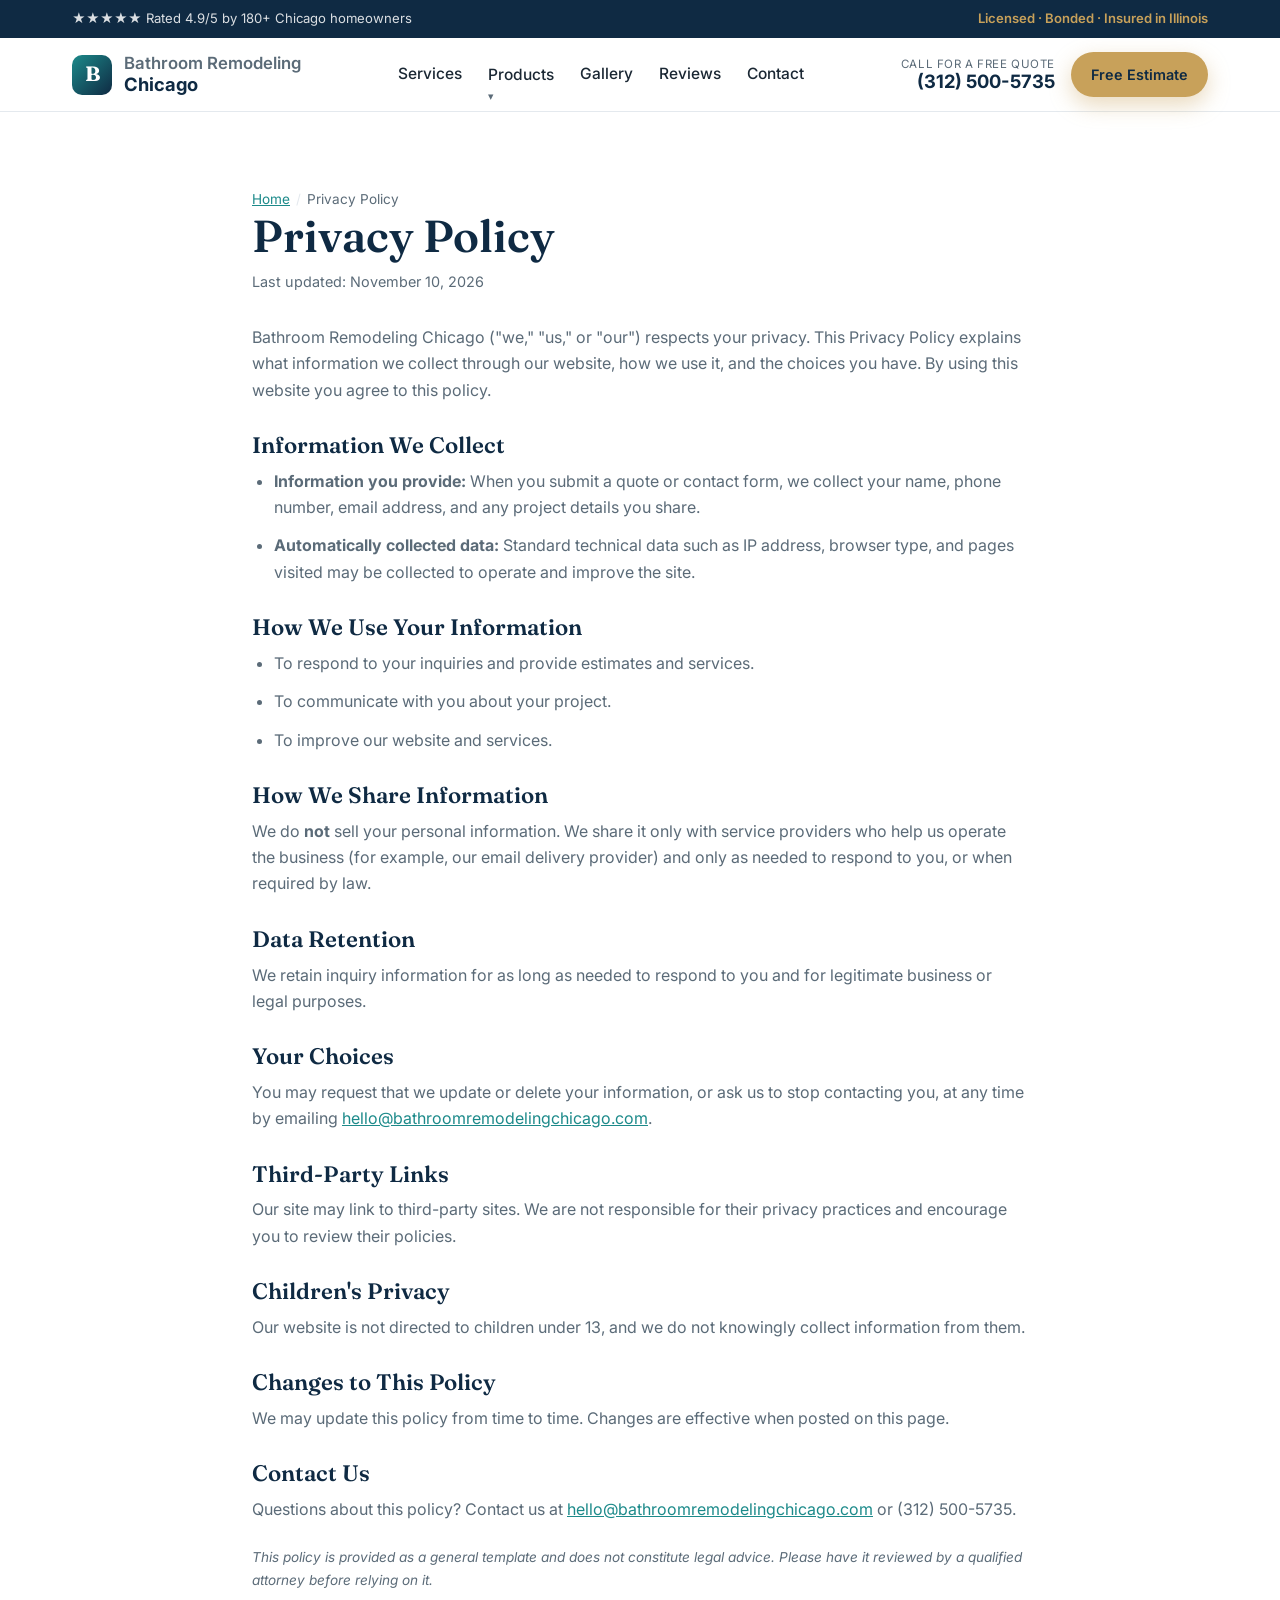
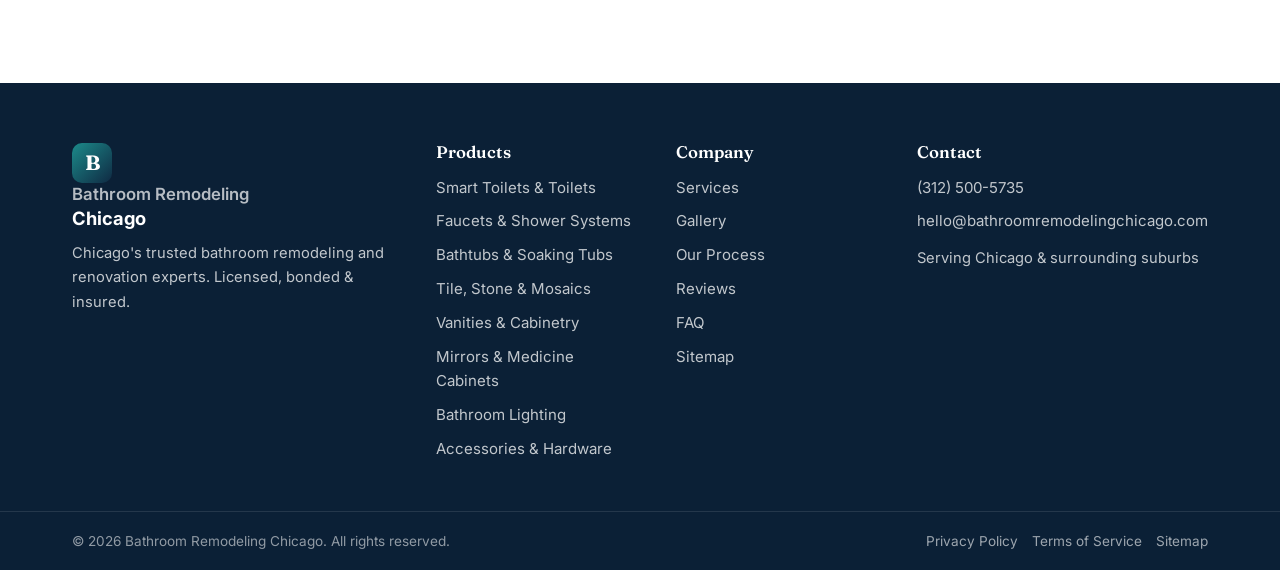
<file: privacy.html>
<!DOCTYPE html>
<html lang="en">
<head>
  <!-- Google tag (gtag.js) -->
  <script async src="https://www.googletagmanager.com/gtag/js?id=G-455H750ST5"></script>
  <script>
    window.dataLayer = window.dataLayer || [];
    function gtag(){dataLayer.push(arguments);}
    gtag('js', new Date());
    gtag('config', 'G-455H750ST5');
  </script>
  <meta charset="UTF-8" />
  <meta name="viewport" content="width=device-width, initial-scale=1.0" />
  <title>Privacy Policy | Bathroom Remodeling Chicago</title>
  <meta name="description" content="Privacy Policy for Bathroom Remodeling Chicago — what information we collect, how we use it, and your choices." />
  <link rel="canonical" href="https://bathroomremodelingchicago.com/privacy.html" />
  <meta property="og:title" content="Privacy Policy | Bathroom Remodeling Chicago" />
  <meta property="og:description" content="Privacy Policy for Bathroom Remodeling Chicago — what information we collect, how we use it, and your choices." />
  <meta property="og:type" content="website" />
  <meta property="og:url" content="https://bathroomremodelingchicago.com/privacy.html" />
  <meta property="og:image" content="https://images.unsplash.com/photo-1631889993959-41b4e9c6e3c5?auto=format&fit=crop&w=1200&q=80" />
  <link rel="preconnect" href="https://fonts.googleapis.com" />
  <link rel="preconnect" href="https://fonts.gstatic.com" crossorigin />
  <link href="https://fonts.googleapis.com/css2?family=Fraunces:opsz,wght@9..144,400;9..144,600;9..144,700&family=Inter:wght@400;500;600;700&display=swap" rel="stylesheet" />
  <link rel="stylesheet" href="styles.css" />
  <script src="https://challenges.cloudflare.com/turnstile/v0/api.js" async defer></script>

</head>
<body>
  <div class="topbar">
    <div class="container topbar__inner">
      <span class="topbar__item">★★★★★ Rated 4.9/5 by 180+ Chicago homeowners</span>
      <span class="topbar__item topbar__item--right">Licensed · Bonded · Insured in Illinois</span>
    </div>
  </div>
  <header class="header" id="header">
    <div class="container header__inner">
      <a href="index.html" class="brand">
        <span class="brand__mark">B</span>
        <span class="brand__text">Bathroom Remodeling <strong>Chicago</strong></span>
      </a>
      <nav class="nav" id="nav">
        <a href="index.html#services">Services</a>
        <span class="nav__group">
          <a href="index.html#shop">Products</a>
          <span class="nav__menu">
            <a href="toilets.html">Smart Toilets & Toilets</a>
            <a href="faucets-and-shower-systems.html">Faucets & Shower Systems</a>
            <a href="bathtubs.html">Bathtubs & Soaking Tubs</a>
            <a href="tile-stone-and-mosaics.html">Tile, Stone & Mosaics</a>
            <a href="vanities-and-cabinetry.html">Vanities & Cabinetry</a>
            <a href="mirrors-and-medicine-cabinets.html">Mirrors & Medicine Cabinets</a>
            <a href="bathroom-lighting.html">Bathroom Lighting</a>
            <a href="accessories-and-hardware.html">Accessories & Hardware</a>
          </span>
        </span>
        <a href="index.html#gallery">Gallery</a>
        <a href="index.html#reviews">Reviews</a>
        <a href="index.html#contact">Contact</a>
      </nav>
      <div class="header__cta">
        <a href="tel:+13125005735" class="phone-link">
          <span class="phone-link__label">Call for a Free Quote</span>
          <span class="phone-link__number">(312) 500-5735</span>
        </a>
        <a href="index.html#contact" class="btn btn--primary btn--sm">Free Estimate</a>
      </div>
      <button class="nav-toggle" id="navToggle" aria-label="Toggle menu"><span></span><span></span><span></span></button>
    </div>
  </header>
  <main class="legal">
    <div class="container container--narrow">
      <nav class="breadcrumbs" aria-label="Breadcrumb"><a href="index.html">Home</a><span>/</span>Privacy Policy</nav>
      <h1>Privacy Policy</h1>
      <p class="legal__updated">Last updated: November 10, 2026</p>

      <p>Bathroom Remodeling Chicago ("we," "us," or "our") respects your privacy. This Privacy Policy explains what information we collect through our website, how we use it, and the choices you have. By using this website you agree to this policy.</p>
      <h2>Information We Collect</h2>
      <ul>
        <li><strong>Information you provide:</strong> When you submit a quote or contact form, we collect your name, phone number, email address, and any project details you share.</li>
        <li><strong>Automatically collected data:</strong> Standard technical data such as IP address, browser type, and pages visited may be collected to operate and improve the site.</li>
      </ul>
      <h2>How We Use Your Information</h2>
      <ul>
        <li>To respond to your inquiries and provide estimates and services.</li>
        <li>To communicate with you about your project.</li>
        <li>To improve our website and services.</li>
      </ul>
      <h2>How We Share Information</h2>
      <p>We do <strong>not</strong> sell your personal information. We share it only with service providers who help us operate the business (for example, our email delivery provider) and only as needed to respond to you, or when required by law.</p>
      <h2>Data Retention</h2>
      <p>We retain inquiry information for as long as needed to respond to you and for legitimate business or legal purposes.</p>
      <h2>Your Choices</h2>
      <p>You may request that we update or delete your information, or ask us to stop contacting you, at any time by emailing <a href="mailto:hello@bathroomremodelingchicago.com">hello@bathroomremodelingchicago.com</a>.</p>
      <h2>Third-Party Links</h2>
      <p>Our site may link to third-party sites. We are not responsible for their privacy practices and encourage you to review their policies.</p>
      <h2>Children's Privacy</h2>
      <p>Our website is not directed to children under 13, and we do not knowingly collect information from them.</p>
      <h2>Changes to This Policy</h2>
      <p>We may update this policy from time to time. Changes are effective when posted on this page.</p>
      <h2>Contact Us</h2>
      <p>Questions about this policy? Contact us at <a href="mailto:hello@bathroomremodelingchicago.com">hello@bathroomremodelingchicago.com</a> or (312) 500-5735.</p>
      <p style="font-size:0.85rem;margin-top:24px"><em>This policy is provided as a general template and does not constitute legal advice. Please have it reviewed by a qualified attorney before relying on it.</em></p>
    </div>
  </main>
  <footer class="footer">
    <div class="container footer__inner">
      <div class="footer__col">
        <a href="index.html" class="brand brand--light">
          <span class="brand__mark">B</span>
          <span class="brand__text">Bathroom Remodeling <strong>Chicago</strong></span>
        </a>
        <p>Chicago's trusted bathroom remodeling and renovation experts. Licensed, bonded &amp; insured.</p>
      </div>
      <div class="footer__col">
        <h4>Products</h4>
        <a href="toilets.html">Smart Toilets & Toilets</a>
        <a href="faucets-and-shower-systems.html">Faucets & Shower Systems</a>
        <a href="bathtubs.html">Bathtubs & Soaking Tubs</a>
        <a href="tile-stone-and-mosaics.html">Tile, Stone & Mosaics</a>
        <a href="vanities-and-cabinetry.html">Vanities & Cabinetry</a>
        <a href="mirrors-and-medicine-cabinets.html">Mirrors & Medicine Cabinets</a>
        <a href="bathroom-lighting.html">Bathroom Lighting</a>
        <a href="accessories-and-hardware.html">Accessories & Hardware</a>
      </div>
      <div class="footer__col">
        <h4>Company</h4>
        <a href="index.html#services">Services</a>
        <a href="index.html#gallery">Gallery</a>
        <a href="index.html#process">Our Process</a>
        <a href="index.html#reviews">Reviews</a>
        <a href="index.html#faq">FAQ</a>
        <a href="sitemap.html">Sitemap</a>
      </div>
      <div class="footer__col">
        <h4>Contact</h4>
        <a href="tel:+13125005735">(312) 500-5735</a>
        <a href="mailto:hello@bathroomremodelingchicago.com">hello@bathroomremodelingchicago.com</a>
        <p>Serving Chicago &amp; surrounding suburbs</p>
      </div>
    </div>
    <div class="footer__bottom">
      <div class="container footer__bottom-inner">
        <span>© <span id="year"></span> Bathroom Remodeling Chicago. All rights reserved.</span>
        <span class="footer__legal">
          <a href="privacy.html">Privacy Policy</a>
          <a href="tos.html">Terms of Service</a>
          <a href="sitemap.html">Sitemap</a>
        </span>
      </div>
    </div>
  </footer>
  <a href="tel:+13125005735" class="mobile-call">📞 Call for a Free Quote</a>
  <script src="gallery.js"></script>
</body>
</html>
</file>
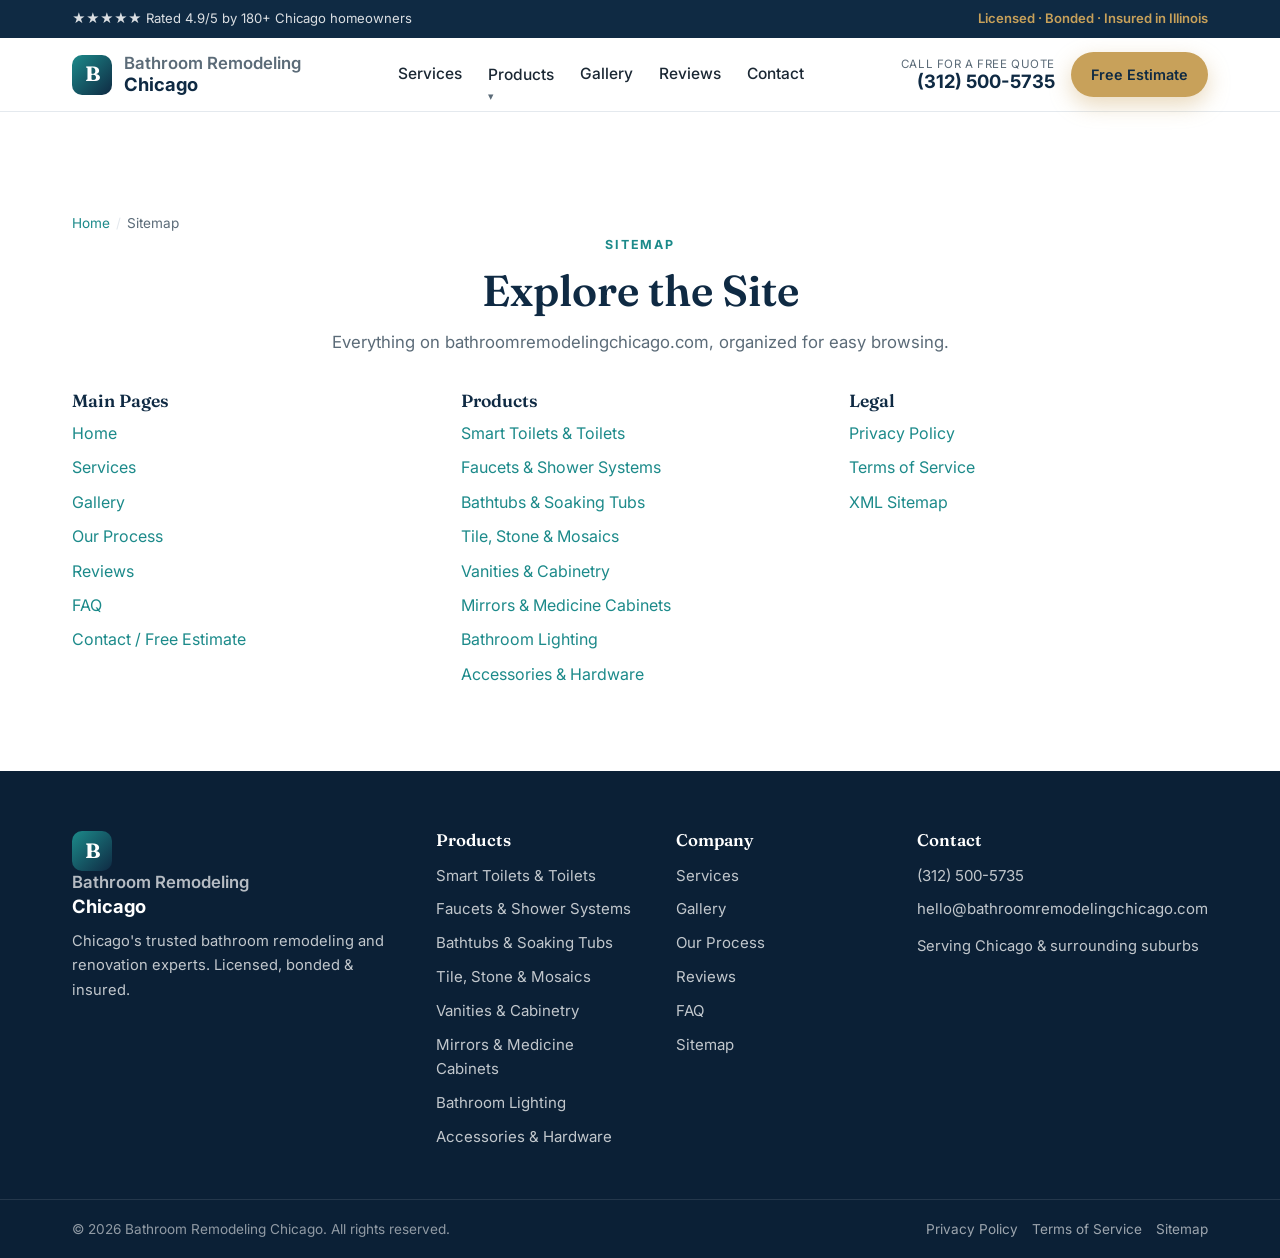
<file: sitemap.html>
<!DOCTYPE html>
<html lang="en">
<head>
  <!-- Google tag (gtag.js) -->
  <script async src="https://www.googletagmanager.com/gtag/js?id=G-455H750ST5"></script>
  <script>
    window.dataLayer = window.dataLayer || [];
    function gtag(){dataLayer.push(arguments);}
    gtag('js', new Date());
    gtag('config', 'G-455H750ST5');
  </script>
  <meta charset="UTF-8" />
  <meta name="viewport" content="width=device-width, initial-scale=1.0" />
  <title>Sitemap | Bathroom Remodeling Chicago</title>
  <meta name="description" content="Browse all pages on bathroomremodelingchicago.com — services, product categories, and company information." />
  <link rel="canonical" href="https://bathroomremodelingchicago.com/sitemap.html" />
  <meta property="og:title" content="Sitemap | Bathroom Remodeling Chicago" />
  <meta property="og:description" content="Browse all pages on bathroomremodelingchicago.com — services, product categories, and company information." />
  <meta property="og:type" content="website" />
  <meta property="og:url" content="https://bathroomremodelingchicago.com/sitemap.html" />
  <meta property="og:image" content="https://images.unsplash.com/photo-1631889993959-41b4e9c6e3c5?auto=format&fit=crop&w=1200&q=80" />
  <link rel="preconnect" href="https://fonts.googleapis.com" />
  <link rel="preconnect" href="https://fonts.gstatic.com" crossorigin />
  <link href="https://fonts.googleapis.com/css2?family=Fraunces:opsz,wght@9..144,400;9..144,600;9..144,700&family=Inter:wght@400;500;600;700&display=swap" rel="stylesheet" />
  <link rel="stylesheet" href="styles.css" />
  <script src="https://challenges.cloudflare.com/turnstile/v0/api.js" async defer></script>

</head>
<body>
  <div class="topbar">
    <div class="container topbar__inner">
      <span class="topbar__item">★★★★★ Rated 4.9/5 by 180+ Chicago homeowners</span>
      <span class="topbar__item topbar__item--right">Licensed · Bonded · Insured in Illinois</span>
    </div>
  </div>
  <header class="header" id="header">
    <div class="container header__inner">
      <a href="index.html" class="brand">
        <span class="brand__mark">B</span>
        <span class="brand__text">Bathroom Remodeling <strong>Chicago</strong></span>
      </a>
      <nav class="nav" id="nav">
        <a href="index.html#services">Services</a>
        <span class="nav__group">
          <a href="index.html#shop">Products</a>
          <span class="nav__menu">
            <a href="toilets.html">Smart Toilets & Toilets</a>
            <a href="faucets-and-shower-systems.html">Faucets & Shower Systems</a>
            <a href="bathtubs.html">Bathtubs & Soaking Tubs</a>
            <a href="tile-stone-and-mosaics.html">Tile, Stone & Mosaics</a>
            <a href="vanities-and-cabinetry.html">Vanities & Cabinetry</a>
            <a href="mirrors-and-medicine-cabinets.html">Mirrors & Medicine Cabinets</a>
            <a href="bathroom-lighting.html">Bathroom Lighting</a>
            <a href="accessories-and-hardware.html">Accessories & Hardware</a>
          </span>
        </span>
        <a href="index.html#gallery">Gallery</a>
        <a href="index.html#reviews">Reviews</a>
        <a href="index.html#contact">Contact</a>
      </nav>
      <div class="header__cta">
        <a href="tel:+13125005735" class="phone-link">
          <span class="phone-link__label">Call for a Free Quote</span>
          <span class="phone-link__number">(312) 500-5735</span>
        </a>
        <a href="index.html#contact" class="btn btn--primary btn--sm">Free Estimate</a>
      </div>
      <button class="nav-toggle" id="navToggle" aria-label="Toggle menu"><span></span><span></span><span></span></button>
    </div>
  </header>

  <main class="section">
    <div class="container">
      <nav class="breadcrumbs" aria-label="Breadcrumb"><a href="index.html">Home</a><span>/</span>Sitemap</nav>
      <div class="section__head" style="margin-bottom:34px">
        <p class="eyebrow">Sitemap</p>
        <h2>Explore the Site</h2>
        <p class="section__lead">Everything on bathroomremodelingchicago.com, organized for easy browsing.</p>
      </div>
      <div class="sitemap-cols">
        <div>
          <h3>Main Pages</h3>
          <ul>
            <li><a href="index.html">Home</a></li>
            <li><a href="index.html#services">Services</a></li>
            <li><a href="index.html#gallery">Gallery</a></li>
            <li><a href="index.html#process">Our Process</a></li>
            <li><a href="index.html#reviews">Reviews</a></li>
            <li><a href="index.html#faq">FAQ</a></li>
            <li><a href="index.html#contact">Contact / Free Estimate</a></li>
          </ul>
        </div>
        <div>
          <h3>Products</h3>
          <ul>
          <li><a href="toilets.html">Smart Toilets & Toilets</a></li>
          <li><a href="faucets-and-shower-systems.html">Faucets & Shower Systems</a></li>
          <li><a href="bathtubs.html">Bathtubs & Soaking Tubs</a></li>
          <li><a href="tile-stone-and-mosaics.html">Tile, Stone & Mosaics</a></li>
          <li><a href="vanities-and-cabinetry.html">Vanities & Cabinetry</a></li>
          <li><a href="mirrors-and-medicine-cabinets.html">Mirrors & Medicine Cabinets</a></li>
          <li><a href="bathroom-lighting.html">Bathroom Lighting</a></li>
          <li><a href="accessories-and-hardware.html">Accessories & Hardware</a></li>
          </ul>
        </div>
        <div>
          <h3>Legal</h3>
          <ul>
            <li><a href="privacy.html">Privacy Policy</a></li>
            <li><a href="tos.html">Terms of Service</a></li>
            <li><a href="sitemap.xml">XML Sitemap</a></li>
          </ul>
        </div>
      </div>
    </div>
  </main>
  <footer class="footer">
    <div class="container footer__inner">
      <div class="footer__col">
        <a href="index.html" class="brand brand--light">
          <span class="brand__mark">B</span>
          <span class="brand__text">Bathroom Remodeling <strong>Chicago</strong></span>
        </a>
        <p>Chicago's trusted bathroom remodeling and renovation experts. Licensed, bonded &amp; insured.</p>
      </div>
      <div class="footer__col">
        <h4>Products</h4>
        <a href="toilets.html">Smart Toilets & Toilets</a>
        <a href="faucets-and-shower-systems.html">Faucets & Shower Systems</a>
        <a href="bathtubs.html">Bathtubs & Soaking Tubs</a>
        <a href="tile-stone-and-mosaics.html">Tile, Stone & Mosaics</a>
        <a href="vanities-and-cabinetry.html">Vanities & Cabinetry</a>
        <a href="mirrors-and-medicine-cabinets.html">Mirrors & Medicine Cabinets</a>
        <a href="bathroom-lighting.html">Bathroom Lighting</a>
        <a href="accessories-and-hardware.html">Accessories & Hardware</a>
      </div>
      <div class="footer__col">
        <h4>Company</h4>
        <a href="index.html#services">Services</a>
        <a href="index.html#gallery">Gallery</a>
        <a href="index.html#process">Our Process</a>
        <a href="index.html#reviews">Reviews</a>
        <a href="index.html#faq">FAQ</a>
        <a href="sitemap.html">Sitemap</a>
      </div>
      <div class="footer__col">
        <h4>Contact</h4>
        <a href="tel:+13125005735">(312) 500-5735</a>
        <a href="mailto:hello@bathroomremodelingchicago.com">hello@bathroomremodelingchicago.com</a>
        <p>Serving Chicago &amp; surrounding suburbs</p>
      </div>
    </div>
    <div class="footer__bottom">
      <div class="container footer__bottom-inner">
        <span>© <span id="year"></span> Bathroom Remodeling Chicago. All rights reserved.</span>
        <span class="footer__legal">
          <a href="privacy.html">Privacy Policy</a>
          <a href="tos.html">Terms of Service</a>
          <a href="sitemap.html">Sitemap</a>
        </span>
      </div>
    </div>
  </footer>
  <a href="tel:+13125005735" class="mobile-call">📞 Call for a Free Quote</a>
  <script src="gallery.js"></script>
</body>
</html>
</file>
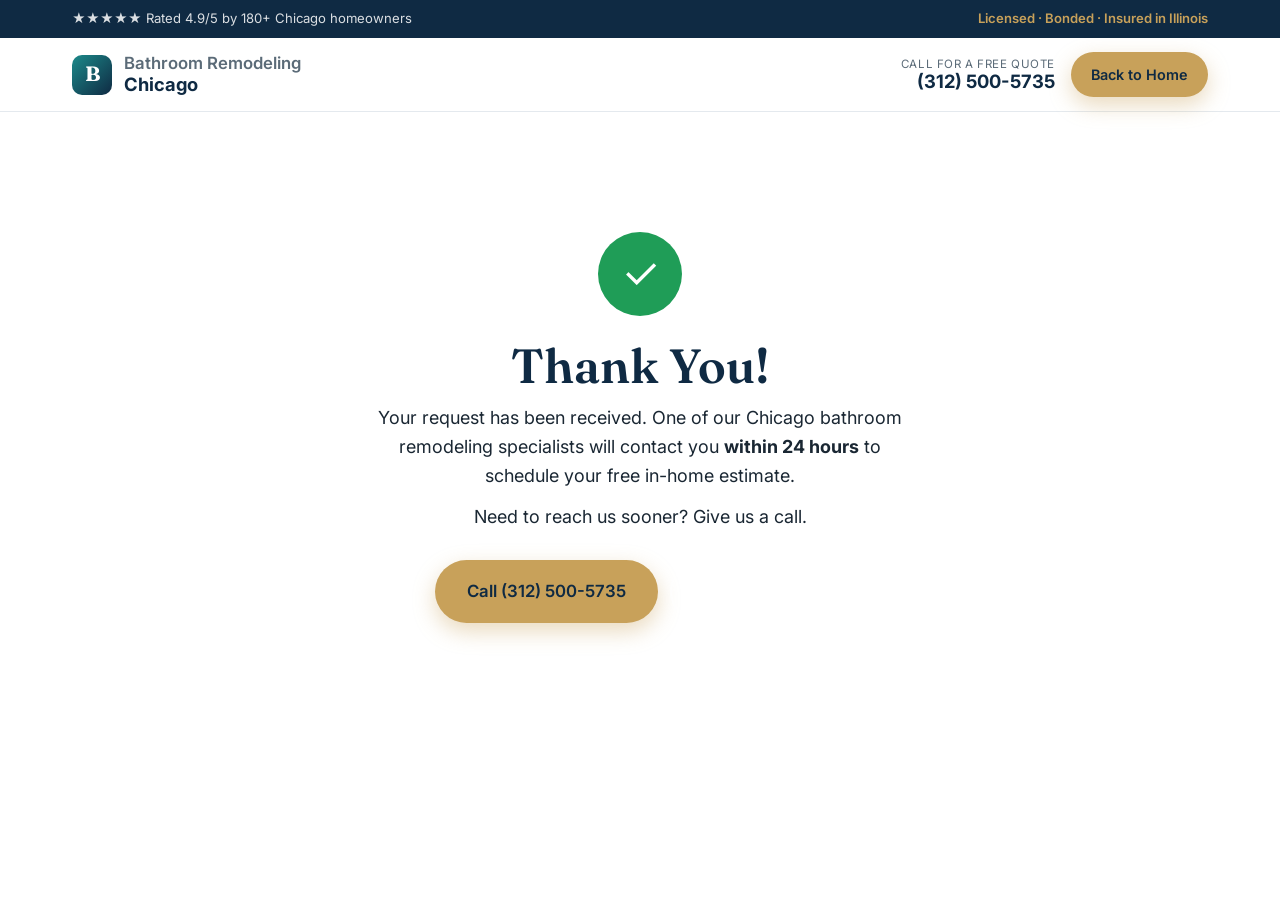
<file: thank-you.html>
<!DOCTYPE html>
<html lang="en">
<head>
  <!-- Google tag (gtag.js) -->
  <script async src="https://www.googletagmanager.com/gtag/js?id=G-455H750ST5"></script>
  <script>
    window.dataLayer = window.dataLayer || [];
    function gtag(){dataLayer.push(arguments);}
    gtag('js', new Date());
    gtag('config', 'G-455H750ST5');
  </script>
  <meta charset="UTF-8" />
  <meta name="viewport" content="width=device-width, initial-scale=1.0" />
  <title>Thank You | Bathroom Remodeling Chicago</title>
  <meta name="description" content="Thanks for requesting your free bathroom remodeling estimate. We'll contact you within 24 hours." />
  <meta name="robots" content="noindex, follow" />
  <link rel="canonical" href="https://bathroomremodelingchicago.com/thank-you.html" />
  <link rel="preconnect" href="https://fonts.googleapis.com" />
  <link rel="preconnect" href="https://fonts.gstatic.com" crossorigin />
  <link href="https://fonts.googleapis.com/css2?family=Fraunces:opsz,wght@9..144,400;9..144,600;9..144,700&family=Inter:wght@400;500;600;700&display=swap" rel="stylesheet" />
  <link rel="stylesheet" href="styles.css" />
  <style>
    .ty { min-height: 70vh; display: flex; align-items: center; justify-content: center; text-align: center; padding: 64px 20px; }
    .ty__inner { max-width: 560px; }
    .ty__check { width: 84px; height: 84px; border-radius: 50%; background: #1f9d57; color: #fff; display: inline-flex; align-items: center; justify-content: center; font-size: 44px; margin-bottom: 24px; }
    .ty h1 { font-family: "Fraunces", serif; font-size: clamp(2rem, 5vw, 3rem); margin: 0 0 12px; }
    .ty p { font-size: 1.125rem; line-height: 1.6; margin: 0 0 12px; }
    .ty__actions { margin-top: 28px; display: flex; gap: 12px; justify-content: center; flex-wrap: wrap; }
  </style>
</head>
<body>
  <!-- Top bar -->
  <div class="topbar">
    <div class="container topbar__inner">
      <span class="topbar__item">★★★★★ Rated 4.9/5 by 180+ Chicago homeowners</span>
      <span class="topbar__item topbar__item--right">Licensed · Bonded · Insured in Illinois</span>
    </div>
  </div>

  <!-- Header -->
  <header class="header" id="header">
    <div class="container header__inner">
      <a href="index.html" class="brand">
        <span class="brand__mark">B</span>
        <span class="brand__text">Bathroom Remodeling <strong>Chicago</strong></span>
      </a>
      <div class="header__cta">
        <a href="tel:+13125005735" class="phone-link">
          <span class="phone-link__label">Call for a Free Quote</span>
          <span class="phone-link__number">(312) 500-5735</span>
        </a>
        <a href="index.html" class="btn btn--primary btn--sm">Back to Home</a>
      </div>
    </div>
  </header>

  <main class="ty">
    <div class="ty__inner">
      <div class="ty__check">✓</div>
      <h1>Thank You!</h1>
      <p>Your request has been received. One of our Chicago bathroom remodeling specialists will contact you <strong>within 24 hours</strong> to schedule your free in-home estimate.</p>
      <p>Need to reach us sooner? Give us a call.</p>
      <div class="ty__actions">
        <a href="tel:+13125005735" class="btn btn--primary btn--lg">Call (312) 500-5735</a>
        <a href="index.html" class="btn btn--ghost btn--lg">Back to Home</a>
      </div>
    </div>
  </main>
</body>
</html>
</file>
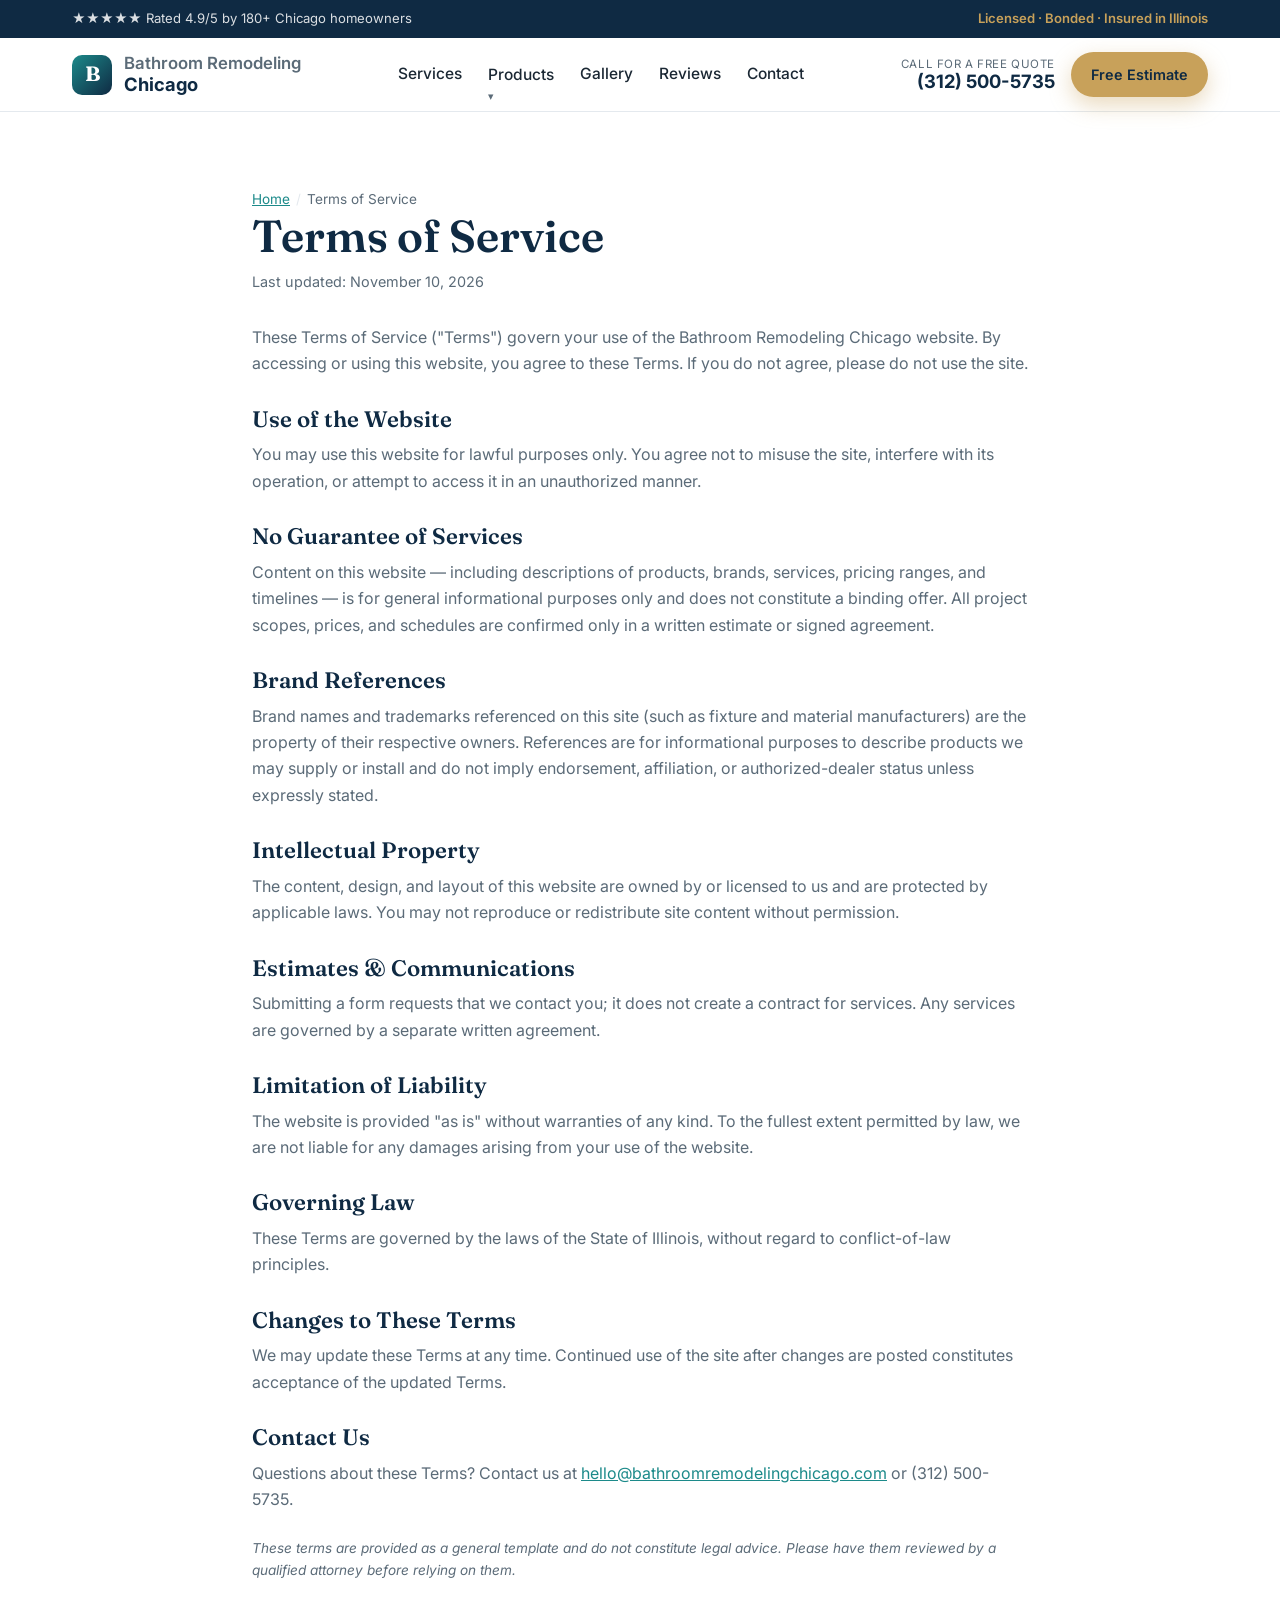
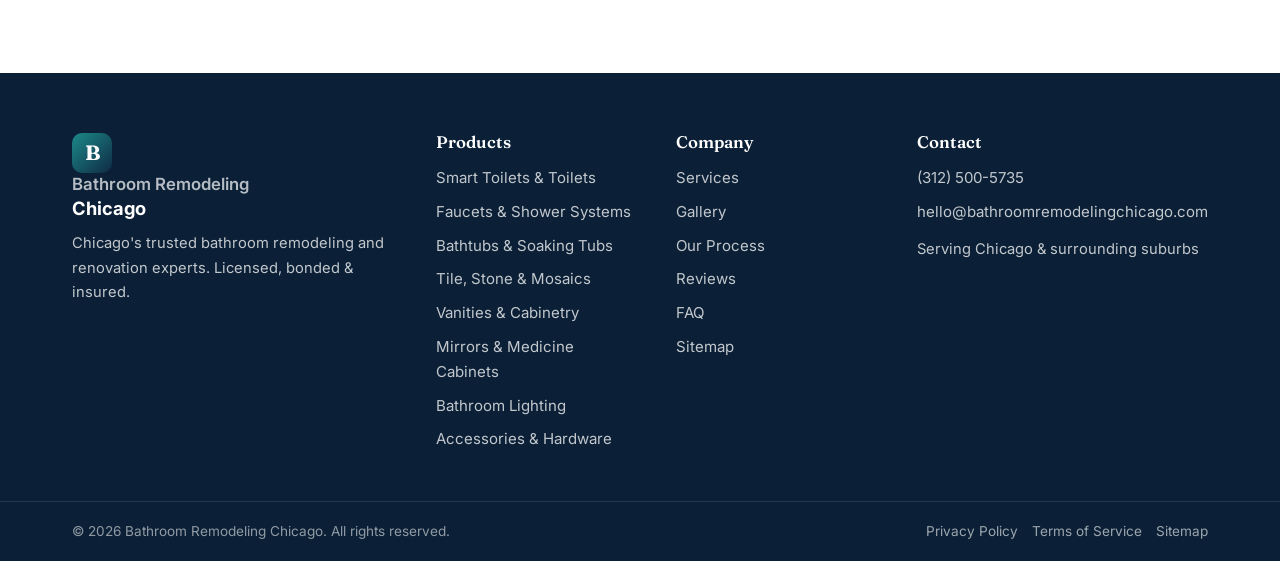
<file: tos.html>
<!DOCTYPE html>
<html lang="en">
<head>
  <!-- Google tag (gtag.js) -->
  <script async src="https://www.googletagmanager.com/gtag/js?id=G-455H750ST5"></script>
  <script>
    window.dataLayer = window.dataLayer || [];
    function gtag(){dataLayer.push(arguments);}
    gtag('js', new Date());
    gtag('config', 'G-455H750ST5');
  </script>
  <meta charset="UTF-8" />
  <meta name="viewport" content="width=device-width, initial-scale=1.0" />
  <title>Terms of Service | Bathroom Remodeling Chicago</title>
  <meta name="description" content="Terms of Service for the Bathroom Remodeling Chicago website." />
  <link rel="canonical" href="https://bathroomremodelingchicago.com/tos.html" />
  <meta property="og:title" content="Terms of Service | Bathroom Remodeling Chicago" />
  <meta property="og:description" content="Terms of Service for the Bathroom Remodeling Chicago website." />
  <meta property="og:type" content="website" />
  <meta property="og:url" content="https://bathroomremodelingchicago.com/tos.html" />
  <meta property="og:image" content="https://images.unsplash.com/photo-1631889993959-41b4e9c6e3c5?auto=format&fit=crop&w=1200&q=80" />
  <link rel="preconnect" href="https://fonts.googleapis.com" />
  <link rel="preconnect" href="https://fonts.gstatic.com" crossorigin />
  <link href="https://fonts.googleapis.com/css2?family=Fraunces:opsz,wght@9..144,400;9..144,600;9..144,700&family=Inter:wght@400;500;600;700&display=swap" rel="stylesheet" />
  <link rel="stylesheet" href="styles.css" />
  <script src="https://challenges.cloudflare.com/turnstile/v0/api.js" async defer></script>

</head>
<body>
  <div class="topbar">
    <div class="container topbar__inner">
      <span class="topbar__item">★★★★★ Rated 4.9/5 by 180+ Chicago homeowners</span>
      <span class="topbar__item topbar__item--right">Licensed · Bonded · Insured in Illinois</span>
    </div>
  </div>
  <header class="header" id="header">
    <div class="container header__inner">
      <a href="index.html" class="brand">
        <span class="brand__mark">B</span>
        <span class="brand__text">Bathroom Remodeling <strong>Chicago</strong></span>
      </a>
      <nav class="nav" id="nav">
        <a href="index.html#services">Services</a>
        <span class="nav__group">
          <a href="index.html#shop">Products</a>
          <span class="nav__menu">
            <a href="toilets.html">Smart Toilets & Toilets</a>
            <a href="faucets-and-shower-systems.html">Faucets & Shower Systems</a>
            <a href="bathtubs.html">Bathtubs & Soaking Tubs</a>
            <a href="tile-stone-and-mosaics.html">Tile, Stone & Mosaics</a>
            <a href="vanities-and-cabinetry.html">Vanities & Cabinetry</a>
            <a href="mirrors-and-medicine-cabinets.html">Mirrors & Medicine Cabinets</a>
            <a href="bathroom-lighting.html">Bathroom Lighting</a>
            <a href="accessories-and-hardware.html">Accessories & Hardware</a>
          </span>
        </span>
        <a href="index.html#gallery">Gallery</a>
        <a href="index.html#reviews">Reviews</a>
        <a href="index.html#contact">Contact</a>
      </nav>
      <div class="header__cta">
        <a href="tel:+13125005735" class="phone-link">
          <span class="phone-link__label">Call for a Free Quote</span>
          <span class="phone-link__number">(312) 500-5735</span>
        </a>
        <a href="index.html#contact" class="btn btn--primary btn--sm">Free Estimate</a>
      </div>
      <button class="nav-toggle" id="navToggle" aria-label="Toggle menu"><span></span><span></span><span></span></button>
    </div>
  </header>
  <main class="legal">
    <div class="container container--narrow">
      <nav class="breadcrumbs" aria-label="Breadcrumb"><a href="index.html">Home</a><span>/</span>Terms of Service</nav>
      <h1>Terms of Service</h1>
      <p class="legal__updated">Last updated: November 10, 2026</p>

      <p>These Terms of Service ("Terms") govern your use of the Bathroom Remodeling Chicago website. By accessing or using this website, you agree to these Terms. If you do not agree, please do not use the site.</p>
      <h2>Use of the Website</h2>
      <p>You may use this website for lawful purposes only. You agree not to misuse the site, interfere with its operation, or attempt to access it in an unauthorized manner.</p>
      <h2>No Guarantee of Services</h2>
      <p>Content on this website — including descriptions of products, brands, services, pricing ranges, and timelines — is for general informational purposes only and does not constitute a binding offer. All project scopes, prices, and schedules are confirmed only in a written estimate or signed agreement.</p>
      <h2>Brand References</h2>
      <p>Brand names and trademarks referenced on this site (such as fixture and material manufacturers) are the property of their respective owners. References are for informational purposes to describe products we may supply or install and do not imply endorsement, affiliation, or authorized-dealer status unless expressly stated.</p>
      <h2>Intellectual Property</h2>
      <p>The content, design, and layout of this website are owned by or licensed to us and are protected by applicable laws. You may not reproduce or redistribute site content without permission.</p>
      <h2>Estimates &amp; Communications</h2>
      <p>Submitting a form requests that we contact you; it does not create a contract for services. Any services are governed by a separate written agreement.</p>
      <h2>Limitation of Liability</h2>
      <p>The website is provided "as is" without warranties of any kind. To the fullest extent permitted by law, we are not liable for any damages arising from your use of the website.</p>
      <h2>Governing Law</h2>
      <p>These Terms are governed by the laws of the State of Illinois, without regard to conflict-of-law principles.</p>
      <h2>Changes to These Terms</h2>
      <p>We may update these Terms at any time. Continued use of the site after changes are posted constitutes acceptance of the updated Terms.</p>
      <h2>Contact Us</h2>
      <p>Questions about these Terms? Contact us at <a href="mailto:hello@bathroomremodelingchicago.com">hello@bathroomremodelingchicago.com</a> or (312) 500-5735.</p>
      <p style="font-size:0.85rem;margin-top:24px"><em>These terms are provided as a general template and do not constitute legal advice. Please have them reviewed by a qualified attorney before relying on them.</em></p>
    </div>
  </main>
  <footer class="footer">
    <div class="container footer__inner">
      <div class="footer__col">
        <a href="index.html" class="brand brand--light">
          <span class="brand__mark">B</span>
          <span class="brand__text">Bathroom Remodeling <strong>Chicago</strong></span>
        </a>
        <p>Chicago's trusted bathroom remodeling and renovation experts. Licensed, bonded &amp; insured.</p>
      </div>
      <div class="footer__col">
        <h4>Products</h4>
        <a href="toilets.html">Smart Toilets & Toilets</a>
        <a href="faucets-and-shower-systems.html">Faucets & Shower Systems</a>
        <a href="bathtubs.html">Bathtubs & Soaking Tubs</a>
        <a href="tile-stone-and-mosaics.html">Tile, Stone & Mosaics</a>
        <a href="vanities-and-cabinetry.html">Vanities & Cabinetry</a>
        <a href="mirrors-and-medicine-cabinets.html">Mirrors & Medicine Cabinets</a>
        <a href="bathroom-lighting.html">Bathroom Lighting</a>
        <a href="accessories-and-hardware.html">Accessories & Hardware</a>
      </div>
      <div class="footer__col">
        <h4>Company</h4>
        <a href="index.html#services">Services</a>
        <a href="index.html#gallery">Gallery</a>
        <a href="index.html#process">Our Process</a>
        <a href="index.html#reviews">Reviews</a>
        <a href="index.html#faq">FAQ</a>
        <a href="sitemap.html">Sitemap</a>
      </div>
      <div class="footer__col">
        <h4>Contact</h4>
        <a href="tel:+13125005735">(312) 500-5735</a>
        <a href="mailto:hello@bathroomremodelingchicago.com">hello@bathroomremodelingchicago.com</a>
        <p>Serving Chicago &amp; surrounding suburbs</p>
      </div>
    </div>
    <div class="footer__bottom">
      <div class="container footer__bottom-inner">
        <span>© <span id="year"></span> Bathroom Remodeling Chicago. All rights reserved.</span>
        <span class="footer__legal">
          <a href="privacy.html">Privacy Policy</a>
          <a href="tos.html">Terms of Service</a>
          <a href="sitemap.html">Sitemap</a>
        </span>
      </div>
    </div>
  </footer>
  <a href="tel:+13125005735" class="mobile-call">📞 Call for a Free Quote</a>
  <script src="gallery.js"></script>
</body>
</html>
</file>
<file: styles.css>
/* ===== Design tokens ===== */
:root {
  --navy: #0f2a43;
  --navy-700: #163a5c;
  --teal: #1c8a8a;
  --teal-600: #157575;
  --gold: #c8a15a;
  --gold-600: #b58e45;
  --ink: #1a2733;
  --muted: #5b6b78;
  --line: #e4e9ee;
  --bg: #ffffff;
  --bg-alt: #f5f8fa;
  --white: #ffffff;
  --radius: 14px;
  --radius-lg: 22px;
  --shadow-sm: 0 2px 10px rgba(15, 42, 67, 0.06);
  --shadow: 0 14px 40px rgba(15, 42, 67, 0.12);
  --shadow-lg: 0 30px 70px rgba(15, 42, 67, 0.18);
  --maxw: 1180px;
  --font-head: "Fraunces", Georgia, serif;
  --font-body: "Inter", system-ui, -apple-system, Segoe UI, Roboto, sans-serif;
}

* { box-sizing: border-box; margin: 0; padding: 0; }

html { scroll-behavior: smooth; scroll-padding-top: 90px; }

body {
  font-family: var(--font-body);
  color: var(--ink);
  background: var(--bg);
  line-height: 1.65;
  -webkit-font-smoothing: antialiased;
}

img { max-width: 100%; display: block; }

a { color: inherit; text-decoration: none; }

h1, h2, h3, h4 { font-family: var(--font-head); font-weight: 600; line-height: 1.1; color: var(--navy); }

.container { width: 100%; max-width: var(--maxw); margin: 0 auto; padding: 0 22px; }
.container--narrow { max-width: 820px; }

.eyebrow {
  text-transform: uppercase;
  letter-spacing: 0.14em;
  font-size: 0.78rem;
  font-weight: 700;
  color: var(--teal);
  margin-bottom: 12px;
}

/* ===== Buttons ===== */
.btn {
  display: inline-flex;
  align-items: center;
  justify-content: center;
  gap: 8px;
  font-weight: 600;
  font-size: 0.98rem;
  padding: 13px 24px;
  border-radius: 999px;
  border: 2px solid transparent;
  cursor: pointer;
  transition: transform 0.15s ease, box-shadow 0.2s ease, background 0.2s ease;
  white-space: nowrap;
}
.btn:hover { transform: translateY(-2px); }
.btn--primary { background: var(--gold); color: var(--navy); box-shadow: 0 8px 22px rgba(200, 161, 90, 0.4); }
.btn--primary:hover { background: var(--gold-600); }
.btn--ghost { background: transparent; color: var(--white); border-color: rgba(255,255,255,0.6); }
.btn--ghost:hover { background: rgba(255,255,255,0.12); }
.btn--sm { padding: 9px 18px; font-size: 0.9rem; }
.btn--lg { padding: 16px 30px; font-size: 1.05rem; }
.btn--block { width: 100%; }

/* ===== Topbar ===== */
.topbar { background: var(--navy); color: rgba(255,255,255,0.85); font-size: 0.82rem; }
.topbar__inner { display: flex; justify-content: space-between; padding: 8px 22px; }
.topbar__item--right { color: var(--gold); font-weight: 600; }

/* ===== Header ===== */
.header {
  position: sticky; top: 0; z-index: 50;
  background: rgba(255,255,255,0.96);
  backdrop-filter: blur(8px);
  border-bottom: 1px solid var(--line);
  transition: box-shadow 0.2s ease;
}
.header.is-scrolled { box-shadow: var(--shadow-sm); }
.header__inner { display: flex; align-items: center; justify-content: space-between; padding: 14px 22px; gap: 20px; }

.brand { display: flex; align-items: center; gap: 12px; }
.brand__mark {
  width: 40px; height: 40px; border-radius: 10px;
  background: linear-gradient(135deg, var(--teal), var(--navy));
  color: #fff; font-family: var(--font-head); font-weight: 700; font-size: 1.3rem;
  display: grid; place-items: center; flex: none;
}
.brand__text { font-size: 1.05rem; font-weight: 600; color: var(--muted); line-height: 1.15; }
.brand__text strong { color: var(--navy); display: block; font-size: 1.15rem; }

.nav { display: flex; gap: 26px; }
.nav a { font-weight: 500; color: var(--ink); font-size: 0.97rem; position: relative; }
.nav a::after { content: ""; position: absolute; left: 0; bottom: -6px; width: 0; height: 2px; background: var(--gold); transition: width 0.2s ease; }
.nav a:hover { color: var(--teal); }
.nav a:hover::after { width: 100%; }

.header__cta { display: flex; align-items: center; gap: 16px; }
.phone-link { text-align: right; line-height: 1.1; white-space: nowrap; }
.phone-link__label { display: block; font-size: 0.72rem; color: var(--muted); text-transform: uppercase; letter-spacing: 0.05em; }
.phone-link__number { display: block; font-size: 1.15rem; font-weight: 700; color: var(--navy); }
.phone-link:hover .phone-link__number { color: var(--teal); }

.nav-toggle { display: none; flex-direction: column; gap: 5px; background: none; border: 0; cursor: pointer; padding: 6px; }
.nav-toggle span { width: 26px; height: 3px; background: var(--navy); border-radius: 2px; transition: 0.25s; }

/* ===== Hero ===== */
.hero { position: relative; color: #fff; overflow: hidden; }
.hero__bg {
  position: absolute; inset: 0;
  background:
    linear-gradient(115deg, rgba(15,42,67,0.94) 0%, rgba(15,42,67,0.72) 55%, rgba(15,42,67,0.45) 100%),
    url("https://images.unsplash.com/photo-1584622650111-993a426fbf0a?auto=format&fit=crop&w=1600&q=80") center/cover no-repeat;
}
.hero__inner { position: relative; display: grid; grid-template-columns: 1.15fr 0.85fr; gap: 50px; align-items: center; padding: 84px 22px 90px; }
.hero__content .eyebrow { color: var(--gold); }
.hero h1 { font-size: clamp(2.4rem, 5vw, 3.8rem); color: #fff; }
.hero h1 span { color: var(--gold); }
.hero__lead { margin: 20px 0 30px; font-size: 1.12rem; color: rgba(255,255,255,0.9); max-width: 540px; }
.hero__actions { display: flex; gap: 14px; flex-wrap: wrap; }
.hero__badges { list-style: none; display: flex; flex-wrap: wrap; gap: 18px; margin-top: 30px; font-size: 0.92rem; color: rgba(255,255,255,0.9); }

.hero__card { display: flex; justify-content: flex-end; }
.quote-card {
  background: #fff; color: var(--ink); border-radius: var(--radius-lg);
  padding: 30px 28px; width: 100%; max-width: 380px; box-shadow: var(--shadow-lg);
}
.quote-card h3 { font-size: 1.5rem; margin-bottom: 4px; }
.quote-card__sub { color: var(--muted); font-size: 0.92rem; margin-bottom: 18px; }
.quote-card input, .quote-card select,
.contact-form input, .contact-form select, .contact-form textarea {
  width: 100%; padding: 13px 14px; margin-bottom: 12px;
  border: 1.5px solid var(--line); border-radius: 10px;
  font-family: inherit; font-size: 0.97rem; color: var(--ink); background: #fff;
  transition: border-color 0.15s ease, box-shadow 0.15s ease;
}
.quote-card input:focus, .quote-card select:focus,
.contact-form input:focus, .contact-form select:focus, .contact-form textarea:focus {
  outline: none; border-color: var(--teal); box-shadow: 0 0 0 3px rgba(28,138,138,0.15);
}
.quote-card__fine, .contact-form__fine { font-size: 0.76rem; color: var(--muted); text-align: center; margin-top: 10px; }

/* ===== Trust strip ===== */
.trust { background: var(--navy-700); }
.trust__inner { display: grid; grid-template-columns: repeat(4, 1fr); gap: 20px; padding: 26px 22px; text-align: center; color: #fff; }
.trust__item strong { display: block; font-family: var(--font-head); font-size: 1.9rem; color: var(--gold); }
.trust__item span { font-size: 0.88rem; color: rgba(255,255,255,0.8); }

/* ===== Sections ===== */
.section { padding: 84px 0; }
.section--alt { background: var(--bg-alt); }
.section__head { text-align: center; max-width: 680px; margin: 0 auto 50px; }
.section__head h2 { font-size: clamp(1.9rem, 3.6vw, 2.7rem); }
.section__lead { color: var(--muted); margin-top: 14px; font-size: 1.05rem; }

/* ===== Cards ===== */
.cards { display: grid; grid-template-columns: repeat(3, 1fr); gap: 24px; }
.card {
  background: #fff; border: 1px solid var(--line); border-radius: var(--radius);
  padding: 30px 26px; box-shadow: var(--shadow-sm);
  transition: transform 0.2s ease, box-shadow 0.2s ease, border-color 0.2s ease;
}
.card:hover { transform: translateY(-5px); box-shadow: var(--shadow); border-color: transparent; }
.card__icon { font-size: 2rem; width: 60px; height: 60px; display: grid; place-items: center; background: var(--bg-alt); border-radius: 14px; margin-bottom: 16px; }
.card h3 { font-size: 1.28rem; margin-bottom: 8px; }
.card p { color: var(--muted); font-size: 0.97rem; }

/* ===== Gallery ===== */
.gallery { display: grid; grid-template-columns: repeat(4, 1fr); grid-auto-rows: 200px; gap: 16px; }
.gallery__item { overflow: hidden; border-radius: var(--radius); box-shadow: var(--shadow-sm); }
.gallery__item img { width: 100%; height: 100%; object-fit: cover; transition: transform 0.5s ease; }
.gallery__item:hover img { transform: scale(1.07); }
.gallery__item--tall { grid-row: span 2; }
.gallery__item--wide { grid-column: span 2; }

/* ===== Steps ===== */
.steps { list-style: none; display: grid; grid-template-columns: repeat(4, 1fr); gap: 24px; counter-reset: step; }
.step { position: relative; padding: 32px 24px; background: #fff; border: 1px solid var(--line); border-radius: var(--radius); box-shadow: var(--shadow-sm); }
.step__num { display: grid; place-items: center; width: 44px; height: 44px; border-radius: 50%; background: var(--teal); color: #fff; font-family: var(--font-head); font-weight: 700; font-size: 1.2rem; margin-bottom: 14px; }
.step h3 { font-size: 1.18rem; margin-bottom: 6px; }
.step p { color: var(--muted); font-size: 0.95rem; }

/* ===== Why ===== */
.why { display: grid; grid-template-columns: 1fr 1fr; gap: 50px; align-items: center; }
.why__media img { border-radius: var(--radius-lg); box-shadow: var(--shadow); height: 100%; max-height: 480px; object-fit: cover; width: 100%; }
.ticks { list-style: none; margin: 22px 0 28px; display: grid; gap: 14px; }
.ticks li { position: relative; padding-left: 34px; color: var(--muted); }
.ticks li strong { color: var(--ink); }
.ticks li::before { content: "✓"; position: absolute; left: 0; top: 0; width: 22px; height: 22px; background: var(--teal); color: #fff; border-radius: 50%; display: grid; place-items: center; font-size: 0.75rem; font-weight: 700; }

/* ===== Areas ===== */
.areas { list-style: none; display: grid; grid-template-columns: repeat(4, 1fr); gap: 12px; }
.areas li { background: #fff; border: 1px solid var(--line); border-radius: 10px; padding: 14px 16px; text-align: center; font-weight: 500; color: var(--ink); transition: 0.2s; }
.areas li:hover { border-color: var(--teal); color: var(--teal); }

/* ===== Reviews ===== */
.reviews { display: grid; grid-template-columns: repeat(3, 1fr); gap: 24px; }
.review { background: #fff; border: 1px solid var(--line); border-radius: var(--radius); padding: 28px 26px; box-shadow: var(--shadow-sm); }
.review__stars { color: var(--gold); font-size: 1.1rem; letter-spacing: 2px; margin-bottom: 14px; }
.review blockquote { font-size: 1rem; color: var(--ink); font-style: italic; margin-bottom: 14px; }
.review figcaption { font-weight: 600; color: var(--muted); font-size: 0.92rem; }

/* ===== FAQ ===== */
.faq { display: grid; gap: 12px; }
.faq__item { background: #fff; border: 1px solid var(--line); border-radius: var(--radius); padding: 4px 22px; }
.faq__item summary { cursor: pointer; font-weight: 600; color: var(--navy); padding: 16px 0; list-style: none; position: relative; padding-right: 30px; font-size: 1.02rem; }
.faq__item summary::-webkit-details-marker { display: none; }
.faq__item summary::after { content: "+"; position: absolute; right: 0; top: 50%; transform: translateY(-50%); font-size: 1.5rem; color: var(--teal); transition: transform 0.2s; }
.faq__item[open] summary::after { content: "−"; }
.faq__item p { color: var(--muted); padding-bottom: 18px; }

/* ===== CTA / Contact ===== */
.cta { background: linear-gradient(120deg, var(--navy) 0%, var(--navy-700) 100%); color: #fff; padding: 80px 0; }
.cta__inner { display: grid; grid-template-columns: 1fr 1fr; gap: 50px; align-items: center; }
.cta__content h2 { color: #fff; font-size: clamp(1.9rem, 3.6vw, 2.7rem); }
.cta__content p { color: rgba(255,255,255,0.9); margin-top: 14px; font-size: 1.05rem; }
.cta__contacts { display: flex; flex-direction: column; gap: 10px; margin: 24px 0 8px; }
.cta__phone { font-size: 1.5rem; font-weight: 700; color: var(--gold); }
.cta__email { color: rgba(255,255,255,0.9); }
.cta__hours { color: rgba(255,255,255,0.75); font-size: 0.92rem; }
.contact-form { background: #fff; border-radius: var(--radius-lg); padding: 32px 30px; box-shadow: var(--shadow-lg); }
.contact-form textarea { resize: vertical; }
.form-row { display: grid; grid-template-columns: 1fr 1fr; gap: 12px; }
.form-row input { margin-bottom: 12px; }

/* ===== Footer ===== */
.footer { background: #0b2036; color: rgba(255,255,255,0.75); padding: 60px 0 0; }
.footer__inner { display: grid; grid-template-columns: 1.6fr 1fr 1fr 1.3fr; gap: 36px; padding-bottom: 40px; }
.brand--light .brand__text { color: rgba(255,255,255,0.7); }
.brand--light .brand__text strong { color: #fff; }
.footer__col p { margin-top: 12px; font-size: 0.92rem; }
.footer__col h4 { color: #fff; margin-bottom: 14px; font-size: 1.05rem; }
.footer__col a { display: block; margin-bottom: 9px; font-size: 0.94rem; transition: color 0.15s; }
.footer__col a:hover { color: var(--gold); }
.footer__bottom { border-top: 1px solid rgba(255,255,255,0.1); padding: 18px 0; }
.footer__bottom-inner { display: flex; justify-content: space-between; font-size: 0.85rem; color: rgba(255,255,255,0.55); }

/* ===== Mobile call bar ===== */
.mobile-call { display: none; position: fixed; bottom: 0; left: 0; right: 0; z-index: 60; background: var(--gold); color: var(--navy); text-align: center; font-weight: 700; padding: 15px; box-shadow: 0 -4px 20px rgba(0,0,0,0.15); }

/* ===== Toast ===== */
.toast { position: fixed; bottom: 24px; left: 50%; transform: translateX(-50%) translateY(120%); background: var(--navy); color: #fff; padding: 14px 26px; border-radius: 999px; box-shadow: var(--shadow-lg); z-index: 100; transition: transform 0.35s ease; font-weight: 500; }
.toast.is-visible { transform: translateX(-50%) translateY(0); }

/* ===== Responsive ===== */
@media (max-width: 980px) {
  .hero__inner { grid-template-columns: 1fr; gap: 36px; }
  .hero__card { justify-content: flex-start; }
  .quote-card { max-width: 480px; }
  .cards, .reviews { grid-template-columns: repeat(2, 1fr); }
  .steps { grid-template-columns: repeat(2, 1fr); }
  .why, .cta__inner { grid-template-columns: 1fr; gap: 34px; }
  .areas { grid-template-columns: repeat(3, 1fr); }
  .footer__inner { grid-template-columns: 1fr 1fr; }
}

@media (max-width: 720px) {
  .nav, .header__cta .phone-link, .header__cta .btn { display: none; }
  .nav-toggle { display: flex; }
  .nav.is-open {
    display: flex; flex-direction: column; position: absolute; top: 100%; left: 0; right: 0;
    background: #fff; padding: 18px 22px; gap: 16px; border-bottom: 1px solid var(--line); box-shadow: var(--shadow);
  }
  .topbar__item--right { display: none; }
  .topbar__inner { justify-content: center; }
  .cards, .reviews, .steps { grid-template-columns: 1fr; }
  .gallery { grid-template-columns: repeat(2, 1fr); grid-auto-rows: 160px; }
  .gallery__item--wide { grid-column: span 2; }
  .gallery__item--tall { grid-row: span 1; }
  .areas { grid-template-columns: repeat(2, 1fr); }
  .footer__inner { grid-template-columns: 1fr; }
  .footer__bottom-inner { flex-direction: column; gap: 6px; text-align: center; }
  .form-row { grid-template-columns: 1fr; }
  .mobile-call { display: block; }
  body { padding-bottom: 54px; }
  .trust__inner { grid-template-columns: repeat(2, 1fr); gap: 24px; }
}

/* ===================================================================
   Category / product pages, richer gallery, lightbox, interlinking
   =================================================================== */

/* Breadcrumbs */
.breadcrumbs { font-size: 0.85rem; color: var(--muted); padding: 16px 0 0; }
.breadcrumbs a { color: var(--teal); }
.breadcrumbs a:hover { text-decoration: underline; }
.breadcrumbs span { margin: 0 6px; color: var(--line); }

/* Subpage hero */
.subhero { position: relative; color: #fff; overflow: hidden; }
.subhero__bg { position: absolute; inset: 0; background-size: cover; background-position: center; }
.subhero__bg::after { content: ""; position: absolute; inset: 0; background: linear-gradient(115deg, rgba(15,42,67,0.92) 0%, rgba(15,42,67,0.68) 60%, rgba(15,42,67,0.4) 100%); }
.subhero__inner { position: relative; padding: 70px 22px 76px; max-width: 760px; }
.subhero .eyebrow { color: var(--gold); }
.subhero h1 { color: #fff; font-size: clamp(2.1rem, 4.4vw, 3.2rem); }
.subhero p { color: rgba(255,255,255,0.92); font-size: 1.1rem; margin-top: 16px; }
.subhero__actions { margin-top: 26px; display: flex; gap: 14px; flex-wrap: wrap; }

/* Brand chips */
.brandbar { background: var(--bg-alt); border-top: 1px solid var(--line); border-bottom: 1px solid var(--line); }
.brandbar__inner { padding: 22px; display: flex; flex-wrap: wrap; align-items: center; gap: 12px 26px; justify-content: center; }
.brandbar__label { font-size: 0.8rem; text-transform: uppercase; letter-spacing: 0.12em; color: var(--muted); font-weight: 700; }
.brand-chip { font-family: var(--font-head); font-size: 1.05rem; color: var(--navy); font-weight: 600; opacity: 0.85; }

/* Shop by Category grid */
.catgrid { display: grid; grid-template-columns: repeat(4, 1fr); gap: 20px; }
.catcard { position: relative; display: block; border-radius: var(--radius); overflow: hidden; box-shadow: var(--shadow-sm); aspect-ratio: 4 / 5; }
.catcard img { width: 100%; height: 100%; object-fit: cover; transition: transform 0.5s ease; }
.catcard:hover img { transform: scale(1.08); }
.catcard__overlay { position: absolute; inset: 0; background: linear-gradient(to top, rgba(10,25,40,0.86) 0%, rgba(10,25,40,0.15) 55%, rgba(10,25,40,0) 100%); display: flex; flex-direction: column; justify-content: flex-end; padding: 20px; }
.catcard__overlay h3 { color: #fff; font-size: 1.22rem; margin-bottom: 4px; }
.catcard__overlay p { color: rgba(255,255,255,0.82); font-size: 0.85rem; }
.catcard__arrow { position: absolute; top: 16px; right: 16px; width: 34px; height: 34px; border-radius: 50%; background: rgba(255,255,255,0.18); color: #fff; display: grid; place-items: center; backdrop-filter: blur(4px); transition: background 0.2s; }
.catcard:hover .catcard__arrow { background: var(--gold); color: var(--navy); }

/* Masonry-style gallery with lightbox */
.masonry { columns: 3; column-gap: 16px; }
.masonry__item { break-inside: avoid; margin-bottom: 16px; border-radius: var(--radius); overflow: hidden; box-shadow: var(--shadow-sm); cursor: zoom-in; display: block; width: 100%; }
.masonry__item img { width: 100%; display: block; transition: transform 0.5s ease, filter 0.3s ease; }
.masonry__item:hover img { transform: scale(1.05); filter: brightness(1.03); }

/* Two-column feature rows */
.feature { display: grid; grid-template-columns: 1fr 1fr; gap: 48px; align-items: center; }
.feature + .feature { margin-top: 64px; }
.feature--rev .feature__media { order: 2; }
.feature__media img { border-radius: var(--radius-lg); box-shadow: var(--shadow); width: 100%; max-height: 460px; object-fit: cover; }
.feature__content h2 { font-size: clamp(1.7rem, 3vw, 2.3rem); }
.feature__content p { color: var(--muted); margin-top: 14px; }

/* Related categories / interlinking cards */
.related { display: grid; grid-template-columns: repeat(3, 1fr); gap: 18px; }
.related__card { display: flex; gap: 14px; align-items: center; background: #fff; border: 1px solid var(--line); border-radius: var(--radius); padding: 14px; transition: 0.2s; }
.related__card:hover { border-color: var(--teal); box-shadow: var(--shadow-sm); transform: translateY(-3px); }
.related__thumb { width: 72px; height: 72px; border-radius: 10px; object-fit: cover; flex: none; }
.related__card h4 { font-size: 1.02rem; color: var(--navy); }
.related__card span { font-size: 0.85rem; color: var(--teal); font-weight: 600; }

/* Inline text links */
.prose a { color: var(--teal); font-weight: 600; text-decoration: underline; text-underline-offset: 2px; }
.prose a:hover { color: var(--teal-600); }

/* Lightbox */
.lightbox { position: fixed; inset: 0; z-index: 200; background: rgba(8,18,30,0.92); display: none; align-items: center; justify-content: center; padding: 30px; }
.lightbox.is-open { display: flex; }
.lightbox img { max-width: 92vw; max-height: 88vh; border-radius: 10px; box-shadow: var(--shadow-lg); }
.lightbox__close { position: absolute; top: 22px; right: 28px; background: none; border: 0; color: #fff; font-size: 2.2rem; cursor: pointer; line-height: 1; }
.lightbox__nav { position: absolute; top: 50%; transform: translateY(-50%); background: rgba(255,255,255,0.14); color: #fff; border: 0; width: 52px; height: 52px; border-radius: 50%; font-size: 1.6rem; cursor: pointer; transition: background 0.2s; }
.lightbox__nav:hover { background: var(--gold); color: var(--navy); }
.lightbox__nav--prev { left: 24px; }
.lightbox__nav--next { right: 24px; }

/* Dropdown menu for Products in nav */
.nav__group { position: relative; }
.nav__group > a::after { content: " ▾"; font-size: 0.7em; color: var(--muted); }
.nav__menu { position: absolute; top: calc(100% + 14px); left: 50%; transform: translateX(-50%) translateY(8px); background: #fff; border: 1px solid var(--line); border-radius: 12px; box-shadow: var(--shadow); padding: 10px; min-width: 260px; opacity: 0; visibility: hidden; transition: opacity 0.18s ease, transform 0.18s ease; z-index: 60; }
.nav__group:hover .nav__menu { opacity: 1; visibility: visible; transform: translateX(-50%) translateY(0); }
.nav__menu a { display: block; padding: 9px 12px; border-radius: 8px; font-size: 0.92rem; color: var(--ink); }
.nav__menu a::after { display: none; }
.nav__menu a:hover { background: var(--bg-alt); color: var(--teal); }

@media (max-width: 980px) {
  .catgrid { grid-template-columns: repeat(2, 1fr); }
  .masonry { columns: 2; }
  .feature, .feature--rev .feature__media { grid-template-columns: 1fr; order: unset; }
  .feature__media { order: 0 !important; }
  .related { grid-template-columns: 1fr; }
}

@media (max-width: 720px) {
  .catgrid { grid-template-columns: 1fr 1fr; }
  .masonry { columns: 1; }
  .nav__menu { position: static; transform: none; opacity: 1; visibility: visible; box-shadow: none; border: 0; padding: 0 0 0 12px; min-width: 0; }
  .subhero__inner { padding: 50px 22px 56px; }
}

/* ===== Image-backed service cards (no emoji) ===== */
.cards--photo { grid-template-columns: repeat(3, 1fr); }
.card--photo { position: relative; border: 0; padding: 0; min-height: 340px; border-radius: var(--radius); overflow: hidden; display: flex; box-shadow: var(--shadow-sm); }
.card--photo .card__bg { position: absolute; inset: 0; background-size: cover; background-position: center; transition: transform 0.6s ease; }
.card--photo:hover .card__bg { transform: scale(1.08); }
.card--photo::after { content: ""; position: absolute; inset: 0; background: linear-gradient(to top, rgba(10,24,38,0.9) 0%, rgba(10,24,38,0.45) 45%, rgba(10,24,38,0.12) 100%); }
.card--photo .card__body { position: relative; z-index: 2; margin-top: auto; padding: 26px 24px; color: #fff; }
.card--photo .card__body h3 { color: #fff; font-size: 1.35rem; margin-bottom: 8px; }
.card--photo .card__body p { color: rgba(255,255,255,0.88); font-size: 0.95rem; }
.card--photo .card__link { display: inline-flex; align-items: center; gap: 6px; margin-top: 12px; color: var(--gold); font-weight: 600; font-size: 0.92rem; }
.card--photo:hover .card__link { gap: 10px; }
.card--photo .card__link::after { content: "→"; transition: transform 0.2s; }

/* ===== Full-bleed sweeping showcase sections ===== */
.showcase { position: relative; min-height: 520px; display: flex; align-items: center; color: #fff; overflow: hidden; }
.showcase__bg { position: absolute; inset: 0; background-size: cover; background-position: center; }
.showcase__bg::after { content: ""; position: absolute; inset: 0; }
.showcase--center { text-align: center; }
.showcase--center .showcase__bg::after { background: linear-gradient(rgba(10,24,38,0.55), rgba(10,24,38,0.6)); }
.showcase--left .showcase__bg::after { background: linear-gradient(100deg, rgba(10,24,38,0.9) 0%, rgba(10,24,38,0.55) 50%, rgba(10,24,38,0.15) 100%); }
.showcase--right { justify-content: flex-end; }
.showcase--right .showcase__bg::after { background: linear-gradient(260deg, rgba(10,24,38,0.9) 0%, rgba(10,24,38,0.55) 50%, rgba(10,24,38,0.15) 100%); }
.showcase__inner { position: relative; z-index: 2; padding: 80px 0; }
.showcase__box { max-width: 560px; }
.showcase--center .showcase__box { max-width: 720px; margin: 0 auto; }
.showcase .eyebrow { color: var(--gold); }
.showcase h2 { color: #fff; font-size: clamp(2rem, 4vw, 3rem); }
.showcase p { color: rgba(255,255,255,0.92); font-size: 1.1rem; margin-top: 16px; }
.showcase__actions { margin-top: 28px; display: flex; gap: 14px; flex-wrap: wrap; }
.showcase--center .showcase__actions { justify-content: center; }

/* Inline lead-capture band */
.leadband { background: linear-gradient(120deg, var(--teal) 0%, var(--teal-600) 100%); color: #fff; }
.leadband__inner { display: grid; grid-template-columns: 1.1fr 0.9fr; gap: 40px; align-items: center; padding: 56px 0; }
.leadband h2 { color: #fff; font-size: clamp(1.7rem, 3vw, 2.3rem); }
.leadband p { color: rgba(255,255,255,0.92); margin-top: 12px; }
.leadband__form { background: #fff; border-radius: var(--radius-lg); padding: 26px; box-shadow: var(--shadow-lg); }
.leadband__form h3 { font-size: 1.3rem; margin-bottom: 4px; }
.leadband__form .quote-card__sub { margin-bottom: 16px; }

@media (max-width: 980px) {
  .cards--photo { grid-template-columns: repeat(2, 1fr); }
  .leadband__inner { grid-template-columns: 1fr; gap: 28px; }
  .showcase { min-height: 440px; }
}
@media (max-width: 720px) {
  .cards--photo { grid-template-columns: 1fr; }
  .showcase__box, .showcase--center .showcase__box { max-width: 100%; }
}

/* ===== SEO copy blocks ===== */
.prose p { color: var(--muted); margin-bottom: 16px; }
.prose h2 { font-size: clamp(1.6rem, 2.8vw, 2.1rem); margin: 10px 0 14px; }
.prose h3 { font-size: 1.25rem; margin: 24px 0 10px; color: var(--navy); }
.offer-grid { display: grid; grid-template-columns: repeat(2, 1fr); gap: 12px 30px; margin: 8px 0 6px; }
.offer-grid li { position: relative; list-style: none; padding-left: 30px; color: var(--muted); }
.offer-grid li strong { color: var(--ink); }
.offer-grid li::before { content: "✓"; position: absolute; left: 0; top: 2px; width: 20px; height: 20px; background: var(--teal); color: #fff; border-radius: 50%; display: grid; place-items: center; font-size: 0.7rem; font-weight: 700; }

/* ===== Legal pages ===== */
.legal { padding: 60px 0 80px; }
.legal h1 { font-size: clamp(2rem, 4vw, 2.8rem); }
.legal .legal__updated { color: var(--muted); font-size: 0.9rem; margin: 10px 0 30px; }
.legal h2 { font-size: 1.4rem; margin: 30px 0 10px; color: var(--navy); }
.legal p, .legal li { color: var(--muted); margin-bottom: 12px; }
.legal ul { margin: 0 0 12px 22px; }
.legal a { color: var(--teal); text-decoration: underline; }

/* ===== Honeypot (anti-spam; hidden from real users) ===== */
.hp-wrap { position: absolute !important; left: -9999px !important; top: auto; width: 1px; height: 1px; overflow: hidden; opacity: 0; pointer-events: none; }

/* ===== Footer legal links ===== */
.footer__legal { display: flex; gap: 14px; flex-wrap: wrap; }
.footer__legal a { color: rgba(255,255,255,0.6); }
.footer__legal a:hover { color: var(--gold); }

/* ===== HTML sitemap page ===== */
.sitemap-cols { display: grid; grid-template-columns: repeat(3, 1fr); gap: 30px; }
.sitemap-cols h3 { font-size: 1.1rem; color: var(--navy); margin-bottom: 10px; }
.sitemap-cols ul { list-style: none; display: grid; gap: 8px; }
.sitemap-cols a { color: var(--teal); }
.sitemap-cols a:hover { text-decoration: underline; }
@media (max-width: 720px) {
  .offer-grid, .sitemap-cols { grid-template-columns: 1fr; }
}
</file>
